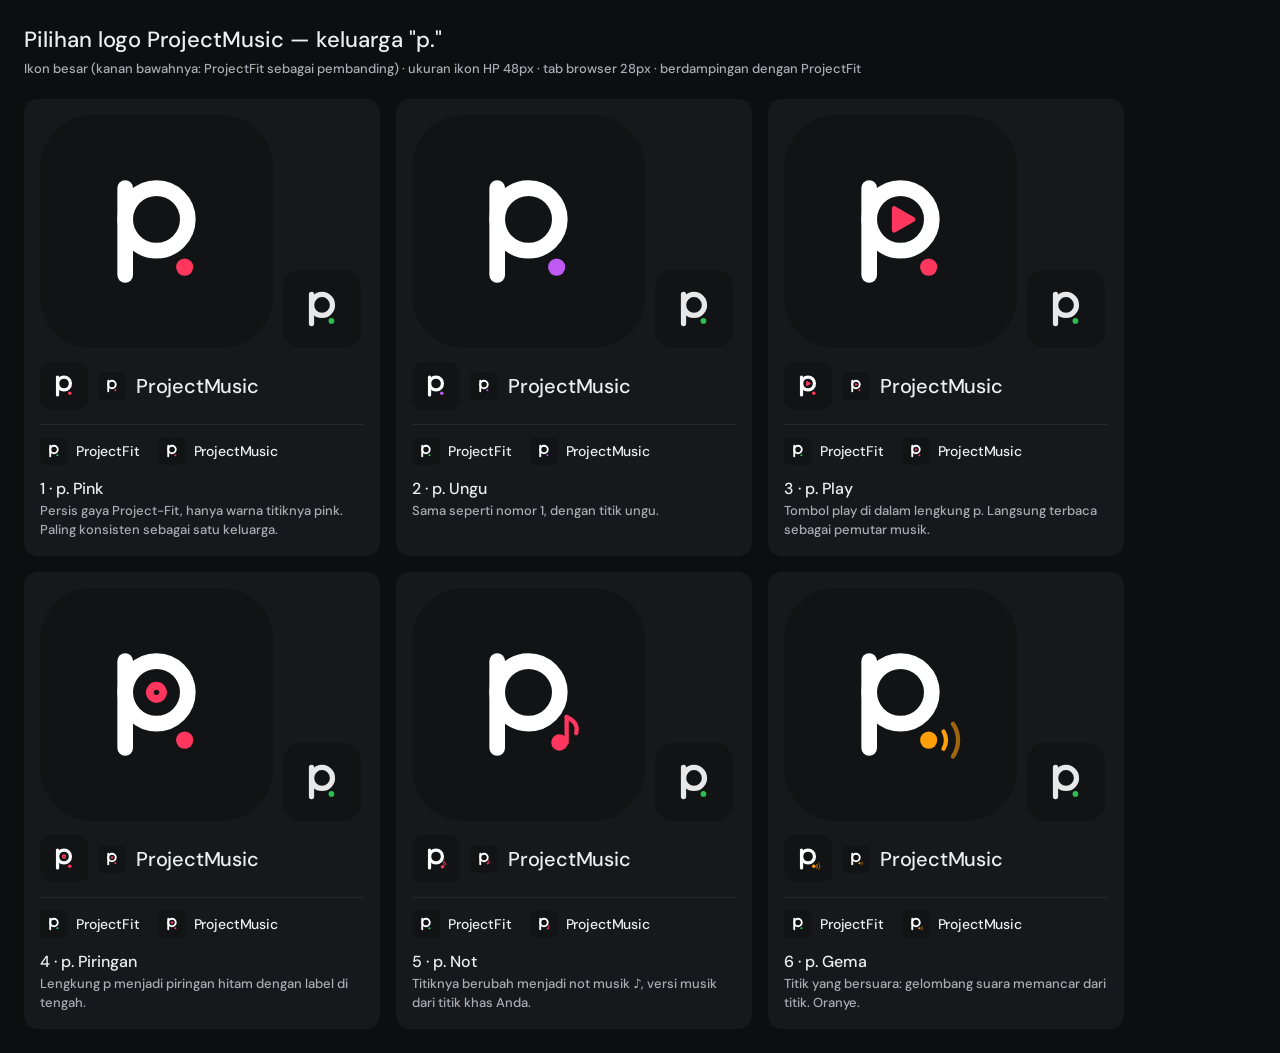
<file: docs/logo-pilihan/pilihan-logo.html>
<!doctype html><html lang="id"><head><meta charset="utf-8">
<meta name="viewport" content="width=device-width,initial-scale=1"><title>Pilihan logo ProjectMusic</title>
<style>
@font-face{font-family:"DM Sans";src:url(fonts/DMSans-500.ttf);font-weight:500}
body{margin:0;background:#0D0E10;color:#EDEEF0;font:15px/1.45 "DM Sans",system-ui,sans-serif;padding:24px}
h1{margin:0 0 4px;font-size:22px;font-weight:500} .sub{color:#A9ADB5;margin:0 0 20px}
.grid{display:grid;grid-template-columns:repeat(auto-fill,minmax(300px,1fr));gap:16px;max-width:1100px}
.card{background:#17181B;border-radius:14px;padding:16px}
.pair{display:flex;align-items:flex-end;gap:10px}
.big{width:72%;aspect-ratio:1;display:block} .ref{width:24%;opacity:.9}
.row{display:flex;align-items:center;gap:10px;margin-top:14px}
.fam{gap:8px;padding-top:12px;border-top:1px solid rgba(237,238,240,.08)}
.word{font-weight:500;font-size:20px;letter-spacing:-.01em} .word.sm{font-size:14px;margin-right:10px}
h3{margin:12px 0 2px;font-size:16px;font-weight:500} p{margin:0;color:#A9ADB5;font-size:13px}
</style></head><body>
<h1>Pilihan logo ProjectMusic — keluarga "p."</h1>
<p class="sub">Ikon besar (kanan bawahnya: ProjectFit sebagai pembanding) · ukuran ikon HP 48px · tab browser 28px · berdampingan dengan ProjectFit</p>
<div class="grid">
<div class="card">
  <div class="pair"><img class="big" src="1-p-titik-pink.svg" alt=""><img class="ref" src="0-projectfit-referensi.svg" alt=""></div>
  <div class="row"><img src="1-p-titik-pink.svg" width="48" height="48" alt=""><img src="1-p-titik-pink.svg" width="28" height="28" alt="">
    <span class="word">ProjectMusic</span></div>
  <div class="row fam"><img src="0-projectfit-referensi.svg" width="28" height="28" alt=""><span class="word sm">ProjectFit</span>
    <img src="1-p-titik-pink.svg" width="28" height="28" alt=""><span class="word sm">ProjectMusic</span></div>
  <h3>1 · p. Pink</h3><p>Persis gaya Project-Fit, hanya warna titiknya pink. Paling konsisten sebagai satu keluarga.</p>
</div>
<div class="card">
  <div class="pair"><img class="big" src="2-p-titik-ungu.svg" alt=""><img class="ref" src="0-projectfit-referensi.svg" alt=""></div>
  <div class="row"><img src="2-p-titik-ungu.svg" width="48" height="48" alt=""><img src="2-p-titik-ungu.svg" width="28" height="28" alt="">
    <span class="word">ProjectMusic</span></div>
  <div class="row fam"><img src="0-projectfit-referensi.svg" width="28" height="28" alt=""><span class="word sm">ProjectFit</span>
    <img src="2-p-titik-ungu.svg" width="28" height="28" alt=""><span class="word sm">ProjectMusic</span></div>
  <h3>2 · p. Ungu</h3><p>Sama seperti nomor 1, dengan titik ungu.</p>
</div>
<div class="card">
  <div class="pair"><img class="big" src="3-p-play.svg" alt=""><img class="ref" src="0-projectfit-referensi.svg" alt=""></div>
  <div class="row"><img src="3-p-play.svg" width="48" height="48" alt=""><img src="3-p-play.svg" width="28" height="28" alt="">
    <span class="word">ProjectMusic</span></div>
  <div class="row fam"><img src="0-projectfit-referensi.svg" width="28" height="28" alt=""><span class="word sm">ProjectFit</span>
    <img src="3-p-play.svg" width="28" height="28" alt=""><span class="word sm">ProjectMusic</span></div>
  <h3>3 · p. Play</h3><p>Tombol play di dalam lengkung p. Langsung terbaca sebagai pemutar musik.</p>
</div>
<div class="card">
  <div class="pair"><img class="big" src="4-p-piringan.svg" alt=""><img class="ref" src="0-projectfit-referensi.svg" alt=""></div>
  <div class="row"><img src="4-p-piringan.svg" width="48" height="48" alt=""><img src="4-p-piringan.svg" width="28" height="28" alt="">
    <span class="word">ProjectMusic</span></div>
  <div class="row fam"><img src="0-projectfit-referensi.svg" width="28" height="28" alt=""><span class="word sm">ProjectFit</span>
    <img src="4-p-piringan.svg" width="28" height="28" alt=""><span class="word sm">ProjectMusic</span></div>
  <h3>4 · p. Piringan</h3><p>Lengkung p menjadi piringan hitam dengan label di tengah.</p>
</div>
<div class="card">
  <div class="pair"><img class="big" src="5-p-not.svg" alt=""><img class="ref" src="0-projectfit-referensi.svg" alt=""></div>
  <div class="row"><img src="5-p-not.svg" width="48" height="48" alt=""><img src="5-p-not.svg" width="28" height="28" alt="">
    <span class="word">ProjectMusic</span></div>
  <div class="row fam"><img src="0-projectfit-referensi.svg" width="28" height="28" alt=""><span class="word sm">ProjectFit</span>
    <img src="5-p-not.svg" width="28" height="28" alt=""><span class="word sm">ProjectMusic</span></div>
  <h3>5 · p. Not</h3><p>Titiknya berubah menjadi not musik ♪, versi musik dari titik khas Anda.</p>
</div>
<div class="card">
  <div class="pair"><img class="big" src="6-p-gema.svg" alt=""><img class="ref" src="0-projectfit-referensi.svg" alt=""></div>
  <div class="row"><img src="6-p-gema.svg" width="48" height="48" alt=""><img src="6-p-gema.svg" width="28" height="28" alt="">
    <span class="word">ProjectMusic</span></div>
  <div class="row fam"><img src="0-projectfit-referensi.svg" width="28" height="28" alt=""><span class="word sm">ProjectFit</span>
    <img src="6-p-gema.svg" width="28" height="28" alt=""><span class="word sm">ProjectMusic</span></div>
  <h3>6 · p. Gema</h3><p>Titik yang bersuara: gelombang suara memancar dari titik. Oranye.</p>
</div></div></body></html>
</file>
